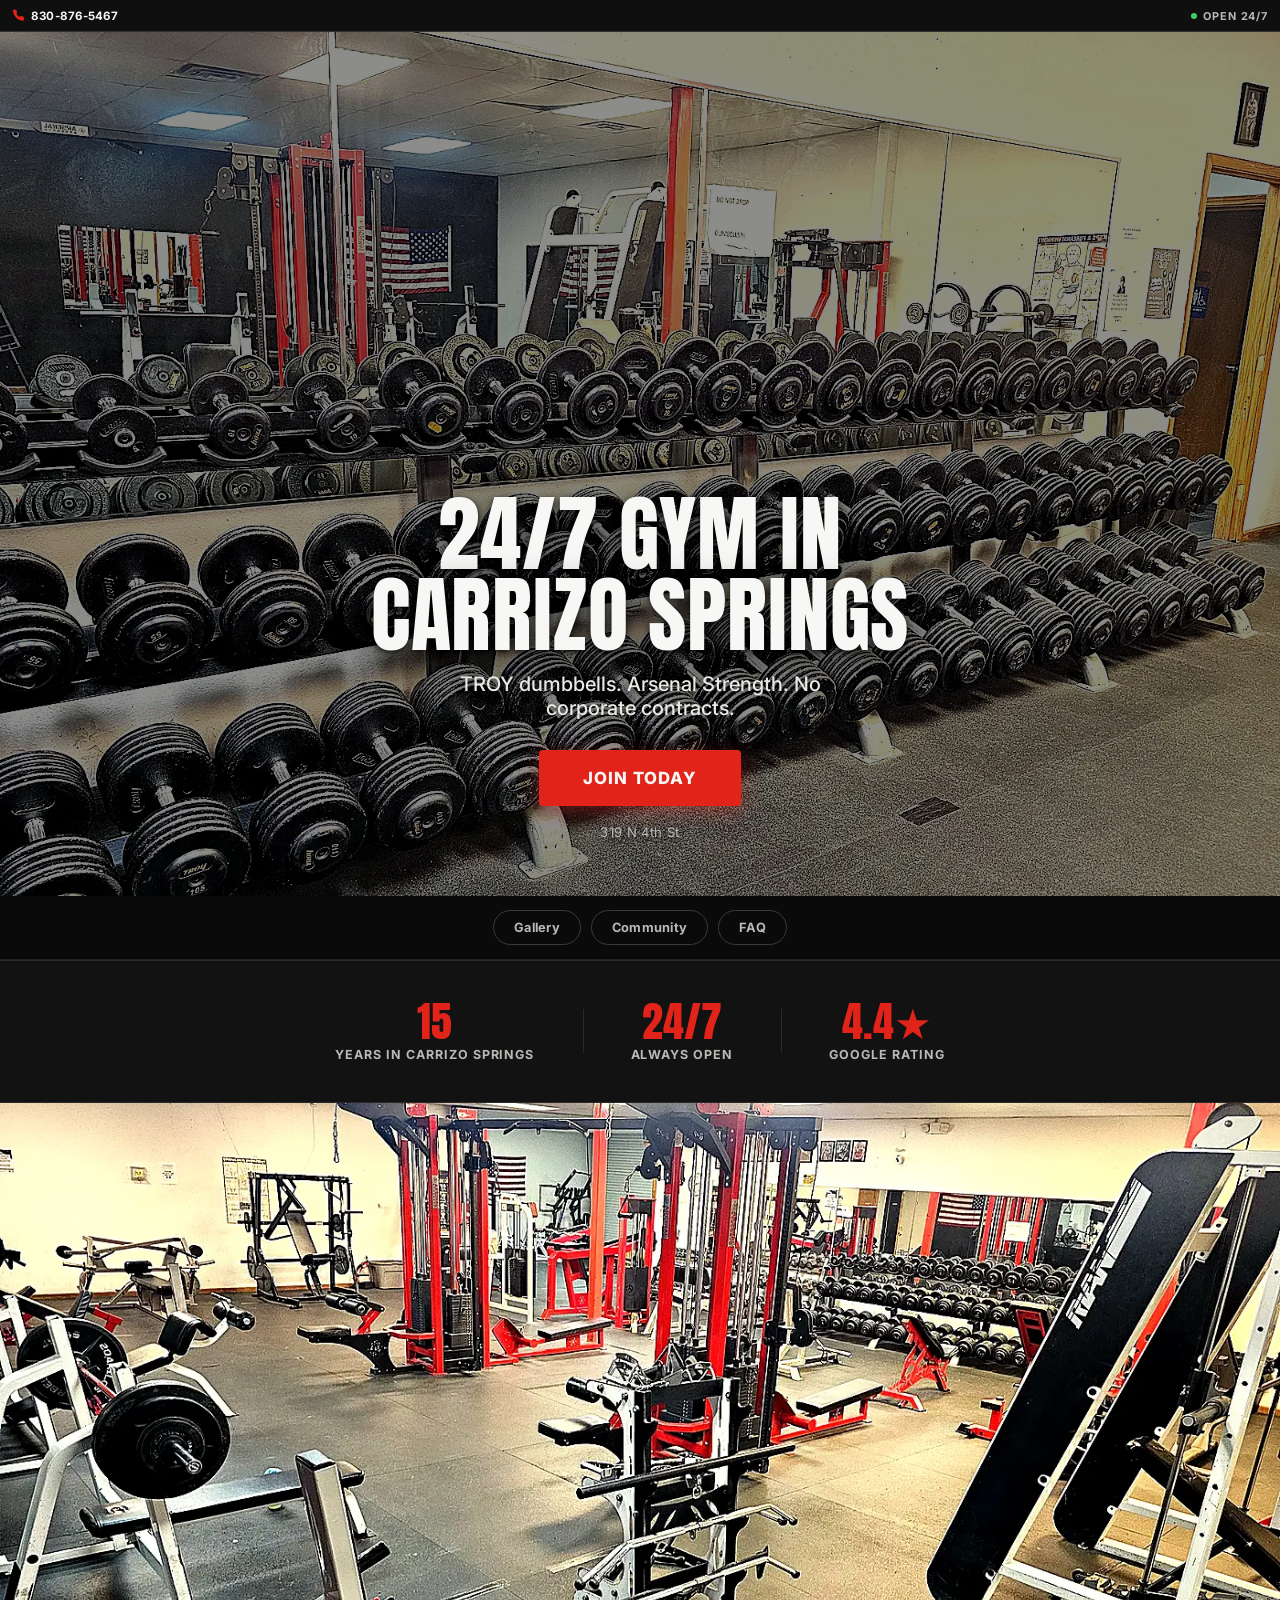
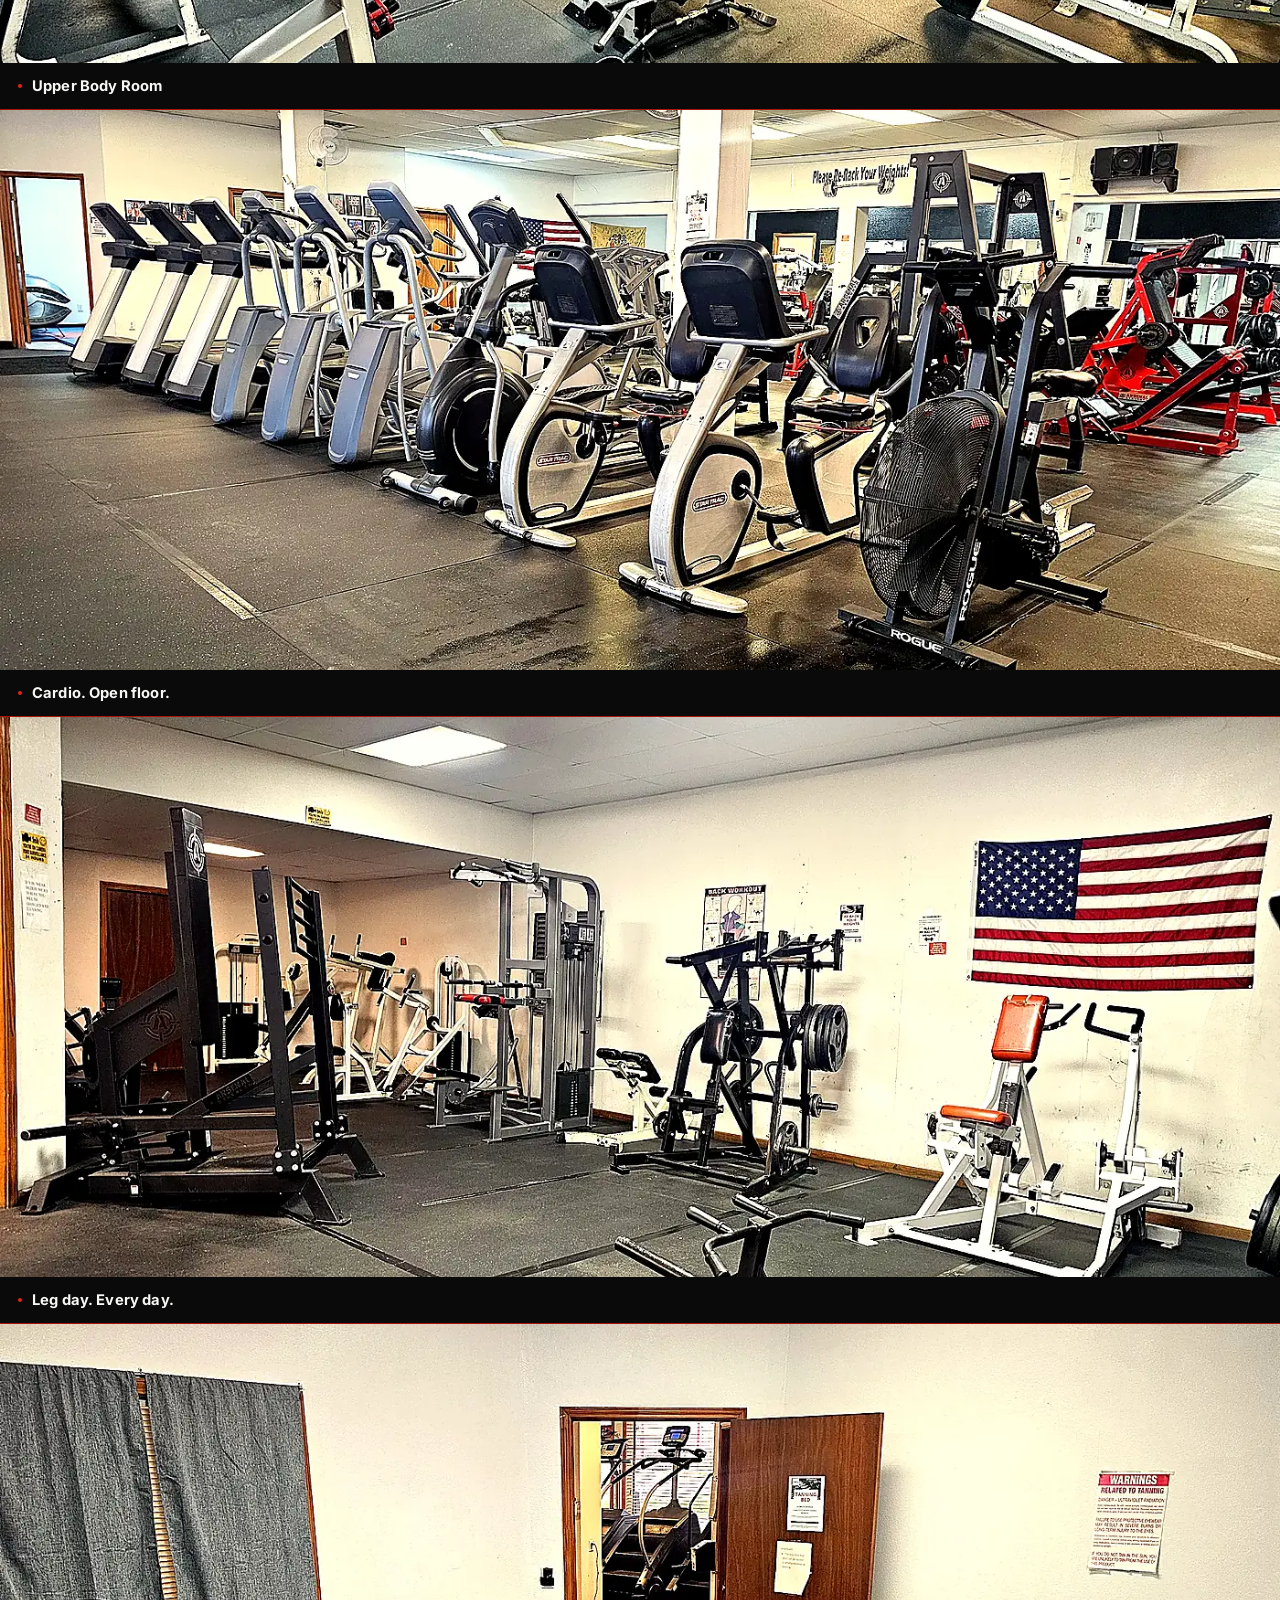
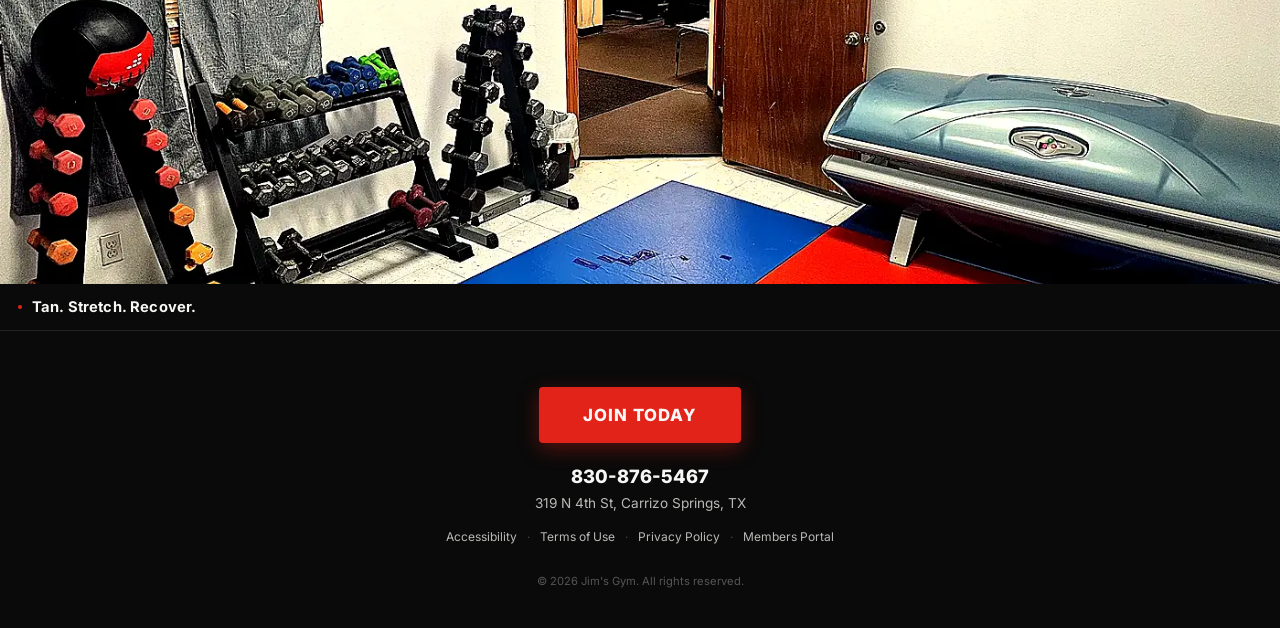
<file: index.html>
<!DOCTYPE html>
<html lang="en">
<head>
<meta charset="UTF-8">
<meta name="viewport" content="width=device-width, initial-scale=1.0">
<meta http-equiv="X-UA-Compatible" content="IE=edge">

<title>Jim's Gym | 24/7 Gym in Carrizo Springs, TX</title>
<meta name="description" content="Jim's Gym is Carrizo Springs' only 24/7 gym. TROY dumbbells, Arsenal Strength equipment, no corporate contracts. 319 N 4th St. Call (830) 876-5467.">
<meta name="robots" content="index, follow">
<link rel="canonical" href="https://jimsgymtx.com">

<meta property="og:type" content="local.business">
<meta property="og:title" content="Jim's Gym | 24/7 Gym in Carrizo Springs, TX">
<meta property="og:description" content="TROY dumbbells. Arsenal Strength. No corporate contracts. Open 24/7 at 319 N 4th St, Carrizo Springs, TX.">
<meta property="og:url" content="https://jimsgymtx.com">
<meta property="og:site_name" content="Jim's Gym">
<meta property="og:locale" content="en_US">

<meta name="twitter:card" content="summary">
<meta name="twitter:title" content="Jim's Gym | 24/7 Gym in Carrizo Springs, TX">
<meta name="twitter:description" content="Open 24/7. TROY dumbbells, Arsenal Strength, no corporate contracts. Call (830) 876-5467.">

<link rel="icon" type="image/png" href="images/favicon.png">

<script type="application/ld+json">
{
  "@context": "https://schema.org",
  "@type": "HealthClub",
  "name": "Jim's Gym",
  "description": "24/7 gym in Carrizo Springs, TX. TROY dumbbells, Arsenal Strength equipment, no corporate contracts.",
  "url": "https://jimsgymtx.com",
  "telephone": "+18308765467",
  "address": {
    "@type": "PostalAddress",
    "streetAddress": "319 N 4th St",
    "addressLocality": "Carrizo Springs",
    "addressRegion": "TX",
    "postalCode": "78834",
    "addressCountry": "US"
  },
  "geo": { "@type": "GeoCoordinates", "latitude": 28.5234, "longitude": -99.8588 },
  "openingHours": "Mo-Su 00:00-23:59",
  "priceRange": "$$",
  "aggregateRating": { "@type": "AggregateRating", "ratingValue": "4.4", "reviewCount": "20", "bestRating": "5" },
  "sameAs": ["https://www.facebook.com/jimsgymtx/"]
}
</script>

<link rel="preconnect" href="https://fonts.googleapis.com">
<link rel="preconnect" href="https://fonts.gstatic.com" crossorigin>
<link href="https://fonts.googleapis.com/css2?family=Anton&family=Inter:wght@500;700;800&display=swap" rel="stylesheet">

<link rel="stylesheet" href="styles.css">
</head>
<body>

<!-- ROTATE BAR (device tilt) -->
<div id="rotateBar" aria-hidden="true"></div>

<!-- TOP BAR -->
<div class="topbar" role="banner">
  <a class="topbar-phone" href="tel:8308765467" aria-label="Call Jim's Gym at 830-876-5467">
    <svg viewBox="0 0 24 24" aria-hidden="true"><path d="M22 16.92v3a2 2 0 0 1-2.18 2 19.79 19.79 0 0 1-8.63-3.07A19.5 19.5 0 0 1 4.5 12.07 19.79 19.79 0 0 1 1.5 3.41 2 2 0 0 1 3.5 1.25h3a2 2 0 0 1 2 1.72c.127.96.362 1.903.7 2.81a2 2 0 0 1-.45 2.11L7.91 8.77a16 16 0 0 0 6 6l1.27-1.27a2 2 0 0 1 2.11-.45c.907.338 1.85.573 2.81.7a2 2 0 0 1 1.72 2.03z"/></svg>
    830-876-5467
  </a>
  <div class="topbar-status"><span class="status-dot" aria-hidden="true"></span>Open 24/7</div>
</div>

<!-- HERO -->
<section class="hero" aria-label="Jim's Gym">
  <div class="hero-bg">
    <img src="images/hero-weight-floor.webp" alt="Weight room at Jim's Gym with dumbbell rack and American flag reflected in the mirror">
  </div>
  <h1 class="hero-headline">24/7 Gym in<br>Carrizo Springs</h1>
  <p class="hero-sub">TROY dumbbells. Arsenal Strength. No corporate contracts.</p>
  <a class="hero-cta" href="tel:8308765467">Join Today</a>
  <p class="hero-address">319 N 4th St</p>
</section>

<!-- PILL NAV -->
<nav class="pillnav" aria-label="More about Jim's Gym">
  <a class="pill" href="gallery.html">Gallery</a>
  <a class="pill" href="community.html">Community</a>
  <a class="pill" href="faq.html">FAQ</a>
</nav>

<!-- STATS -->
<section class="stats" aria-label="Jim's Gym at a glance">
  <div class="stat">
    <div class="stat-num">15</div>
    <div class="stat-label">Years in Carrizo Springs</div>
  </div>
  <div class="stat">
    <div class="stat-num">24/7</div>
    <div class="stat-label">Always Open</div>
  </div>
  <div class="stat">
    <div class="stat-num">4.4★</div>
    <div class="stat-label">Google Rating</div>
  </div>
</section>

<!-- PHOTO SECTIONS -->
<section class="rooms" aria-label="Inside Jim's Gym">
  <div class="room">
    <div class="room-media">
      <img class="room-img" src="images/weight-floor.webp" alt="Weight floor at Jim's Gym with power racks and dumbbells">
    </div>
    <div class="room-caption">Upper Body Room</div>
  </div>
  <div class="room">
    <div class="room-media">
      <img class="room-img" src="images/main-floor.webp" alt="Main floor cardio equipment at Jim's Gym">
    </div>
    <div class="room-caption">Cardio. Open floor.</div>
  </div>
  <div class="room">
    <div class="room-media">
      <img class="room-img" src="images/leg-room.webp" alt="Leg room at Jim's Gym with squat rack and leg press equipment">
    </div>
    <div class="room-caption">Leg day. Every day.</div>
  </div>
  <div class="room">
    <div class="room-media">
      <img class="room-img" src="images/tan-stretch.webp" alt="Tanning and stretch room at Jim's Gym">
    </div>
    <div class="room-caption">Tan. Stretch. Recover.</div>
  </div>
</section>

<!-- FOOTER CTA -->
<footer class="footer" id="join" aria-label="Contact Jim's Gym">
  <a class="footer-cta" href="tel:8308765467">Join Today</a>
  <a class="footer-phone" href="tel:8308765467">830-876-5467</a>
  <div class="footer-address">319 N 4th St, Carrizo Springs, TX</div>
  <div class="footer-legal">
    <a href="accessibility.html">Accessibility</a>
    <span class="sep">·</span>
    <a href="terms.html">Terms of Use</a>
    <span class="sep">·</span>
    <a href="privacy.html">Privacy Policy</a>
    <span class="sep">·</span>
    <a href="members-portal.html">Members Portal</a>
  </div>
  <div class="footer-copy">&copy; 2026 Jim's Gym. All rights reserved.</div>
</footer>

<script src="script.js" defer></script>
</body>
</html>
</file>
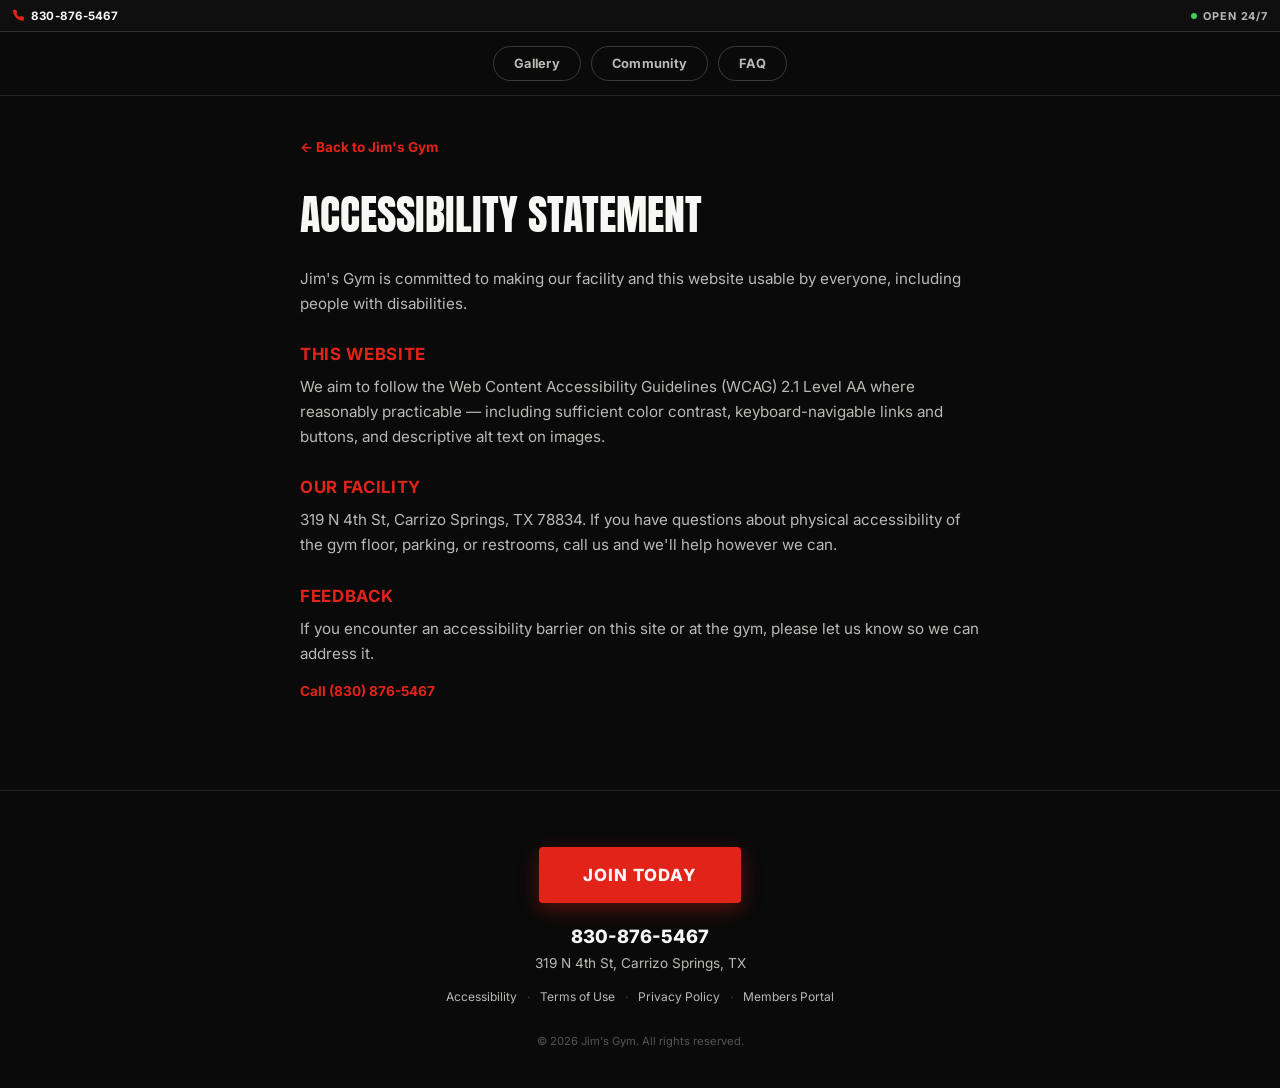
<file: accessibility.html>
<!DOCTYPE html>
<html lang="en">
<head>
<meta charset="UTF-8">
<meta name="viewport" content="width=device-width, initial-scale=1.0">
<title>Accessibility Statement | Jim's Gym</title>
<meta name="robots" content="noindex, follow">
<link rel="icon" type="image/png" href="images/favicon.png">
<link rel="preconnect" href="https://fonts.googleapis.com">
<link rel="preconnect" href="https://fonts.gstatic.com" crossorigin>
<link href="https://fonts.googleapis.com/css2?family=Anton&family=Inter:wght@500;700;800&display=swap" rel="stylesheet">
<link rel="stylesheet" href="styles.css">
</head>
<body>

<div class="topbar" role="banner">
  <a class="topbar-phone" href="tel:8308765467" aria-label="Call Jim's Gym at 830-876-5467">
    <svg viewBox="0 0 24 24" aria-hidden="true"><path d="M22 16.92v3a2 2 0 0 1-2.18 2 19.79 19.79 0 0 1-8.63-3.07A19.5 19.5 0 0 1 4.5 12.07 19.79 19.79 0 0 1 1.5 3.41 2 2 0 0 1 3.5 1.25h3a2 2 0 0 1 2 1.72c.127.96.362 1.903.7 2.81a2 2 0 0 1-.45 2.11L7.91 8.77a16 16 0 0 0 6 6l1.27-1.27a2 2 0 0 1 2.11-.45c.907.338 1.85.573 2.81.7a2 2 0 0 1 1.72 2.03z"/></svg>
    830-876-5467
  </a>
  <div class="topbar-status"><span class="status-dot" aria-hidden="true"></span>Open 24/7</div>
</div>

<nav class="pillnav" aria-label="More about Jim's Gym">
  <a class="pill" href="gallery.html">Gallery</a>
  <a class="pill" href="community.html">Community</a>
  <a class="pill" href="faq.html">FAQ</a>
</nav>

<main class="legal-page">
  <a class="legal-back" href="index.html">&larr; Back to Jim's Gym</a>
  <h1>Accessibility Statement</h1>

  <p>Jim's Gym is committed to making our facility and this website usable by everyone, including people with disabilities.</p>

  <h2>This Website</h2>
  <p>We aim to follow the Web Content Accessibility Guidelines (WCAG) 2.1 Level AA where reasonably practicable — including sufficient color contrast, keyboard-navigable links and buttons, and descriptive alt text on images.</p>

  <h2>Our Facility</h2>
  <p>319 N 4th St, Carrizo Springs, TX 78834. If you have questions about physical accessibility of the gym floor, parking, or restrooms, call us and we'll help however we can.</p>

  <h2>Feedback</h2>
  <p>If you encounter an accessibility barrier on this site or at the gym, please let us know so we can address it.</p>
  <p><a class="legal-back" href="tel:8308765467">Call (830) 876-5467</a></p>
</main>


<footer class="footer" aria-label="Contact Jim's Gym">
  <a class="footer-cta" href="tel:8308765467">Join Today</a>
  <a class="footer-phone" href="tel:8308765467">830-876-5467</a>
  <div class="footer-address">319 N 4th St, Carrizo Springs, TX</div>
  <div class="footer-legal">
    <a href="accessibility.html">Accessibility</a>
    <span class="sep">&middot;</span>
    <a href="terms.html">Terms of Use</a>
    <span class="sep">&middot;</span>
    <a href="privacy.html">Privacy Policy</a>
    <span class="sep">&middot;</span>
    <a href="members-portal.html">Members Portal</a>
  </div>
  <div class="footer-copy">&copy; 2026 Jim's Gym. All rights reserved.</div>
</footer>

<script src="script.js" defer></script>
</body>
</html>
</file>
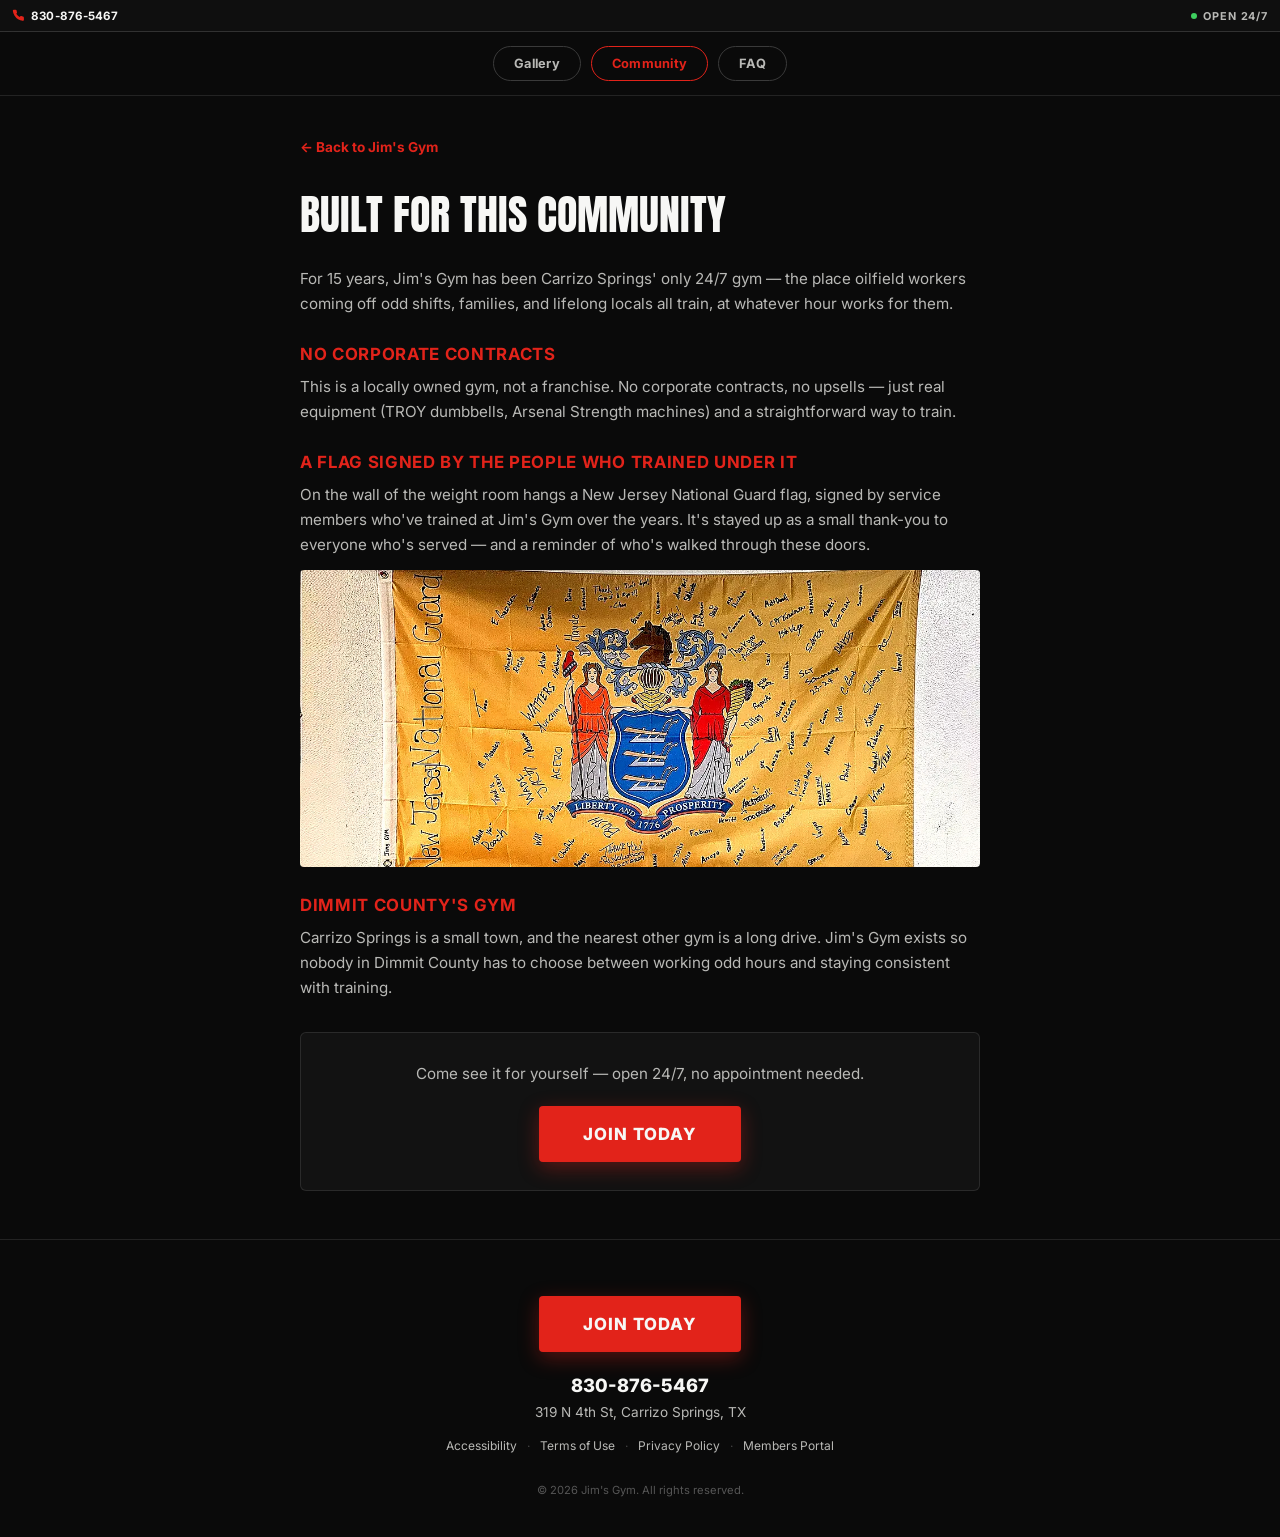
<file: community.html>
<!DOCTYPE html>
<html lang="en">
<head>
<meta charset="UTF-8">
<meta name="viewport" content="width=device-width, initial-scale=1.0">
<title>Community | Jim's Gym</title>
<meta name="description" content="Jim's Gym has served Carrizo Springs for 15 years — oilfield workers, families, and the local military community.">
<meta name="robots" content="index, follow">
<link rel="icon" type="image/png" href="images/favicon.png">
<link rel="preconnect" href="https://fonts.googleapis.com">
<link rel="preconnect" href="https://fonts.gstatic.com" crossorigin>
<link href="https://fonts.googleapis.com/css2?family=Anton&family=Inter:wght@500;700;800&display=swap" rel="stylesheet">
<link rel="stylesheet" href="styles.css">
</head>
<body>

<div id="rotateBar" aria-hidden="true"></div>

<div class="topbar" role="banner">
  <a class="topbar-phone" href="tel:8308765467" aria-label="Call Jim's Gym at 830-876-5467">
    <svg viewBox="0 0 24 24" aria-hidden="true"><path d="M22 16.92v3a2 2 0 0 1-2.18 2 19.79 19.79 0 0 1-8.63-3.07A19.5 19.5 0 0 1 4.5 12.07 19.79 19.79 0 0 1 1.5 3.41 2 2 0 0 1 3.5 1.25h3a2 2 0 0 1 2 1.72c.127.96.362 1.903.7 2.81a2 2 0 0 1-.45 2.11L7.91 8.77a16 16 0 0 0 6 6l1.27-1.27a2 2 0 0 1 2.11-.45c.907.338 1.85.573 2.81.7a2 2 0 0 1 1.72 2.03z"/></svg>
    830-876-5467
  </a>
  <div class="topbar-status"><span class="status-dot" aria-hidden="true"></span>Open 24/7</div>
</div>

<nav class="pillnav" aria-label="More about Jim's Gym">
  <a class="pill" href="gallery.html">Gallery</a>
  <a class="pill is-active" href="community.html">Community</a>
  <a class="pill" href="faq.html">FAQ</a>
</nav>

<main class="legal-page">
  <a class="legal-back" href="index.html">&larr; Back to Jim's Gym</a>
  <h1>Built for This Community</h1>

  <p>For 15 years, Jim's Gym has been Carrizo Springs' only 24/7 gym — the place oilfield workers coming off odd shifts, families, and lifelong locals all train, at whatever hour works for them.</p>

  <h2>No Corporate Contracts</h2>
  <p>This is a locally owned gym, not a franchise. No corporate contracts, no upsells — just real equipment (TROY dumbbells, Arsenal Strength machines) and a straightforward way to train.</p>

  <h2>A Flag Signed by the People Who Trained Under It</h2>
  <p>On the wall of the weight room hangs a New Jersey National Guard flag, signed by service members who've trained at Jim's Gym over the years. It's stayed up as a small thank-you to everyone who's served — and a reminder of who's walked through these doors.</p>
  <img class="community-feature" src="images/community-nj-flag.webp" alt="New Jersey National Guard flag signed by service members who trained at Jim's Gym">

  <h2>Dimmit County's Gym</h2>
  <p>Carrizo Springs is a small town, and the nearest other gym is a long drive. Jim's Gym exists so nobody in Dimmit County has to choose between working odd hours and staying consistent with training.</p>

  <div class="portal-box" style="text-align:center; margin-top:32px;">
    <p style="margin-bottom:0;">Come see it for yourself — open 24/7, no appointment needed.</p>
    <a class="hero-cta" href="tel:8308765467">Join Today</a>
  </div>
</main>

<footer class="footer" aria-label="Contact Jim's Gym">
  <a class="footer-cta" href="tel:8308765467">Join Today</a>
  <a class="footer-phone" href="tel:8308765467">830-876-5467</a>
  <div class="footer-address">319 N 4th St, Carrizo Springs, TX</div>
  <div class="footer-legal">
    <a href="accessibility.html">Accessibility</a>
    <span class="sep">&middot;</span>
    <a href="terms.html">Terms of Use</a>
    <span class="sep">&middot;</span>
    <a href="privacy.html">Privacy Policy</a>
    <span class="sep">&middot;</span>
    <a href="members-portal.html">Members Portal</a>
  </div>
  <div class="footer-copy">&copy; 2026 Jim's Gym. All rights reserved.</div>
</footer>

<script src="script.js" defer></script>
</body>
</html>
</file>
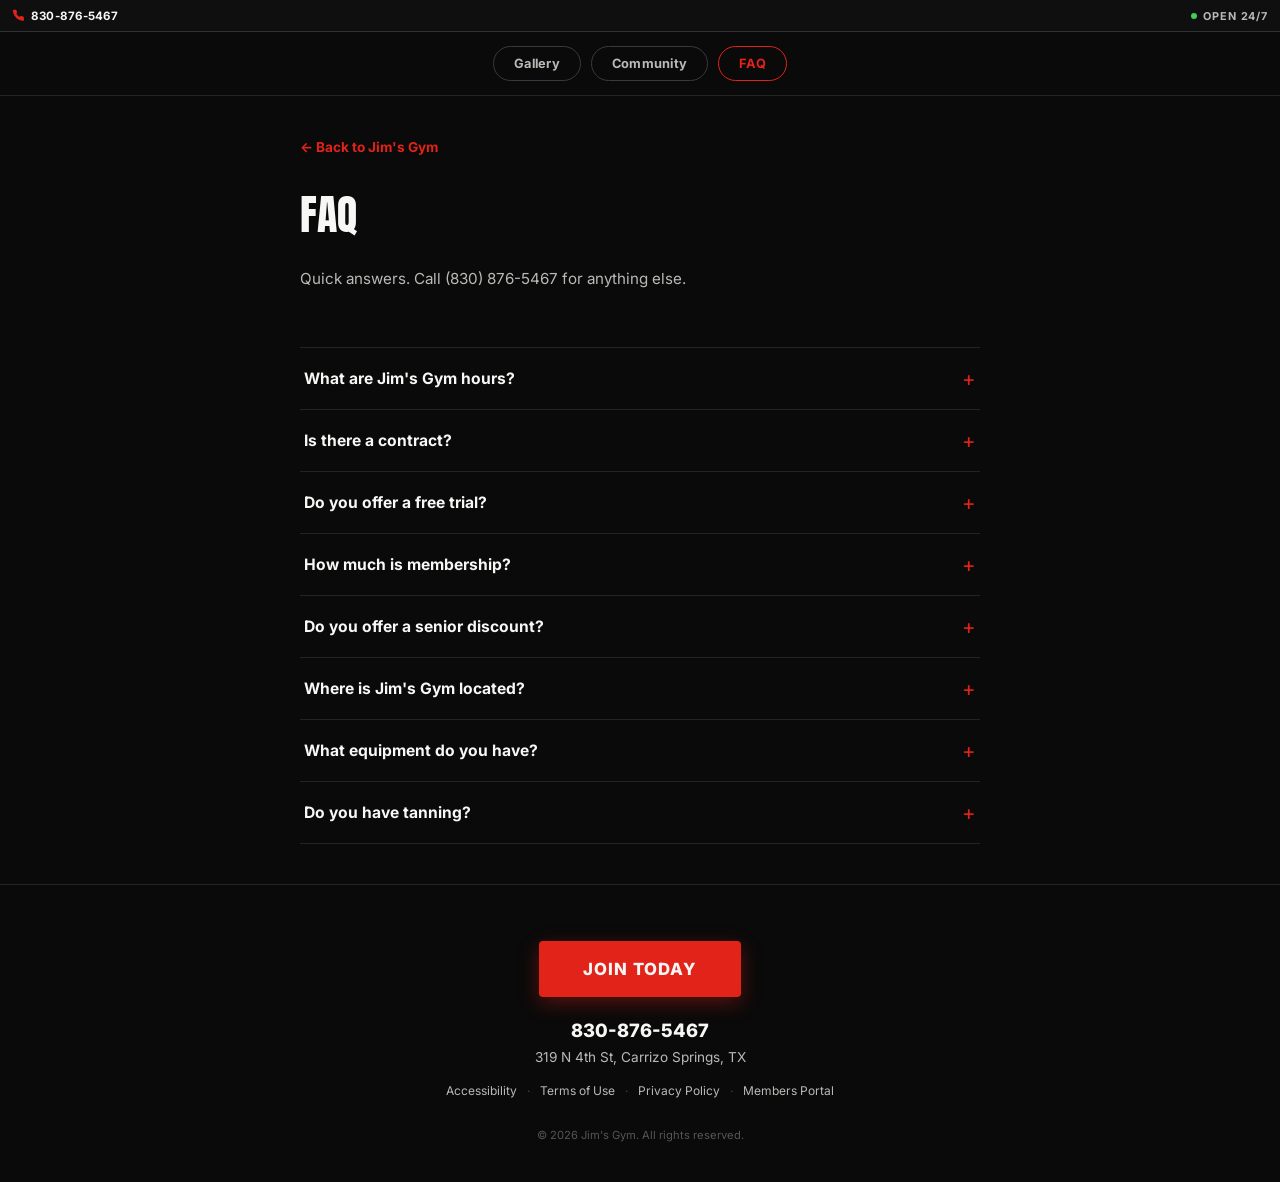
<file: faq.html>
<!DOCTYPE html>
<html lang="en">
<head>
<meta charset="UTF-8">
<meta name="viewport" content="width=device-width, initial-scale=1.0">
<title>FAQ | Jim's Gym</title>
<meta name="description" content="Frequently asked questions about Jim's Gym — hours, contracts, pricing, and more.">
<meta name="robots" content="index, follow">
<link rel="icon" type="image/png" href="images/favicon.png">
<link rel="preconnect" href="https://fonts.googleapis.com">
<link rel="preconnect" href="https://fonts.gstatic.com" crossorigin>
<link href="https://fonts.googleapis.com/css2?family=Anton&family=Inter:wght@500;700;800&display=swap" rel="stylesheet">
<link rel="stylesheet" href="styles.css">

<script type="application/ld+json">
{
  "@context": "https://schema.org",
  "@type": "FAQPage",
  "mainEntity": [
    {
      "@type": "Question",
      "name": "What are Jim's Gym hours?",
      "acceptedAnswer": { "@type": "Answer", "text": "Jim's Gym is open 24 hours a day, every day of the week." }
    },
    {
      "@type": "Question",
      "name": "Is there a contract?",
      "acceptedAnswer": { "@type": "Answer", "text": "No. Jim's Gym does not require a corporate-style contract to join." }
    },
    {
      "@type": "Question",
      "name": "Do you offer a free trial?",
      "acceptedAnswer": { "@type": "Answer", "text": "Jim's Gym does not offer a free trial. Call (830) 876-5467 to ask about visiting." }
    },
    {
      "@type": "Question",
      "name": "How much is membership?",
      "acceptedAnswer": { "@type": "Answer", "text": "Pricing isn't published online since it can change. Call the gym directly at (830) 876-5467 for current rates." }
    },
    {
      "@type": "Question",
      "name": "Do you offer a senior discount?",
      "acceptedAnswer": { "@type": "Answer", "text": "Yes, senior discounts are available. Just ask when you call or visit." }
    },
    {
      "@type": "Question",
      "name": "Where is Jim's Gym located?",
      "acceptedAnswer": { "@type": "Answer", "text": "319 N 4th St, Carrizo Springs, TX 78834." }
    },
    {
      "@type": "Question",
      "name": "What equipment do you have?",
      "acceptedAnswer": { "@type": "Answer", "text": "TROY dumbbells up to 125 lbs, Arsenal Strength machines, a full cardio line, a dedicated leg room, and a tan & stretch room." }
    }
  ]
}
</script>
</head>
<body>

<div id="rotateBar" aria-hidden="true"></div>

<div class="topbar" role="banner">
  <a class="topbar-phone" href="tel:8308765467" aria-label="Call Jim's Gym at 830-876-5467">
    <svg viewBox="0 0 24 24" aria-hidden="true"><path d="M22 16.92v3a2 2 0 0 1-2.18 2 19.79 19.79 0 0 1-8.63-3.07A19.5 19.5 0 0 1 4.5 12.07 19.79 19.79 0 0 1 1.5 3.41 2 2 0 0 1 3.5 1.25h3a2 2 0 0 1 2 1.72c.127.96.362 1.903.7 2.81a2 2 0 0 1-.45 2.11L7.91 8.77a16 16 0 0 0 6 6l1.27-1.27a2 2 0 0 1 2.11-.45c.907.338 1.85.573 2.81.7a2 2 0 0 1 1.72 2.03z"/></svg>
    830-876-5467
  </a>
  <div class="topbar-status"><span class="status-dot" aria-hidden="true"></span>Open 24/7</div>
</div>

<nav class="pillnav" aria-label="More about Jim's Gym">
  <a class="pill" href="gallery.html">Gallery</a>
  <a class="pill" href="community.html">Community</a>
  <a class="pill is-active" href="faq.html">FAQ</a>
</nav>

<main class="legal-page">
  <a class="legal-back" href="index.html">&larr; Back to Jim's Gym</a>
  <h1>FAQ</h1>
  <p style="margin-bottom:8px;">Quick answers. Call (830) 876-5467 for anything else.</p>
</main>

<div class="faq-list">

  <div class="faq-item">
    <button class="faq-q">What are Jim's Gym hours?</button>
    <div class="faq-a"><p>Open 24 hours a day, every day of the week. There's no staffed front desk overnight — members let themselves in.</p></div>
  </div>

  <div class="faq-item">
    <button class="faq-q">Is there a contract?</button>
    <div class="faq-a"><p>No corporate-style contract required to join.</p></div>
  </div>

  <div class="faq-item">
    <button class="faq-q">Do you offer a free trial?</button>
    <div class="faq-a"><p>Not a formal free trial — but call (830) 876-5467 and ask about coming by to see the place.</p></div>
  </div>

  <div class="faq-item">
    <button class="faq-q">How much is membership?</button>
    <div class="faq-a"><p>Pricing isn't published online since rates can change. Call the gym directly at (830) 876-5467 for current membership options.</p></div>
  </div>

  <div class="faq-item">
    <button class="faq-q">Do you offer a senior discount?</button>
    <div class="faq-a"><p>Yes — just ask when you call or stop in.</p></div>
  </div>

  <div class="faq-item">
    <button class="faq-q">Where is Jim's Gym located?</button>
    <div class="faq-a"><p>319 N 4th St, Carrizo Springs, TX 78834.</p></div>
  </div>

  <div class="faq-item">
    <button class="faq-q">What equipment do you have?</button>
    <div class="faq-a"><p>TROY dumbbells up to 125 lbs, Arsenal Strength machines, a full cardio lineup, a dedicated leg room, and a tan &amp; stretch room. See it all in the <a href="gallery.html" style="color:var(--red);">gallery</a>.</p></div>
  </div>

  <div class="faq-item">
    <button class="faq-q">Do you have tanning?</button>
    <div class="faq-a"><p>Yes — there's a tanning bed in the tan &amp; stretch room, along with mats and dumbbells for stretching and recovery.</p></div>
  </div>

</div>

<footer class="footer" aria-label="Contact Jim's Gym">
  <a class="footer-cta" href="tel:8308765467">Join Today</a>
  <a class="footer-phone" href="tel:8308765467">830-876-5467</a>
  <div class="footer-address">319 N 4th St, Carrizo Springs, TX</div>
  <div class="footer-legal">
    <a href="accessibility.html">Accessibility</a>
    <span class="sep">&middot;</span>
    <a href="terms.html">Terms of Use</a>
    <span class="sep">&middot;</span>
    <a href="privacy.html">Privacy Policy</a>
    <span class="sep">&middot;</span>
    <a href="members-portal.html">Members Portal</a>
  </div>
  <div class="footer-copy">&copy; 2026 Jim's Gym. All rights reserved.</div>
</footer>

<script src="script.js" defer></script>
</body>
</html>
</file>
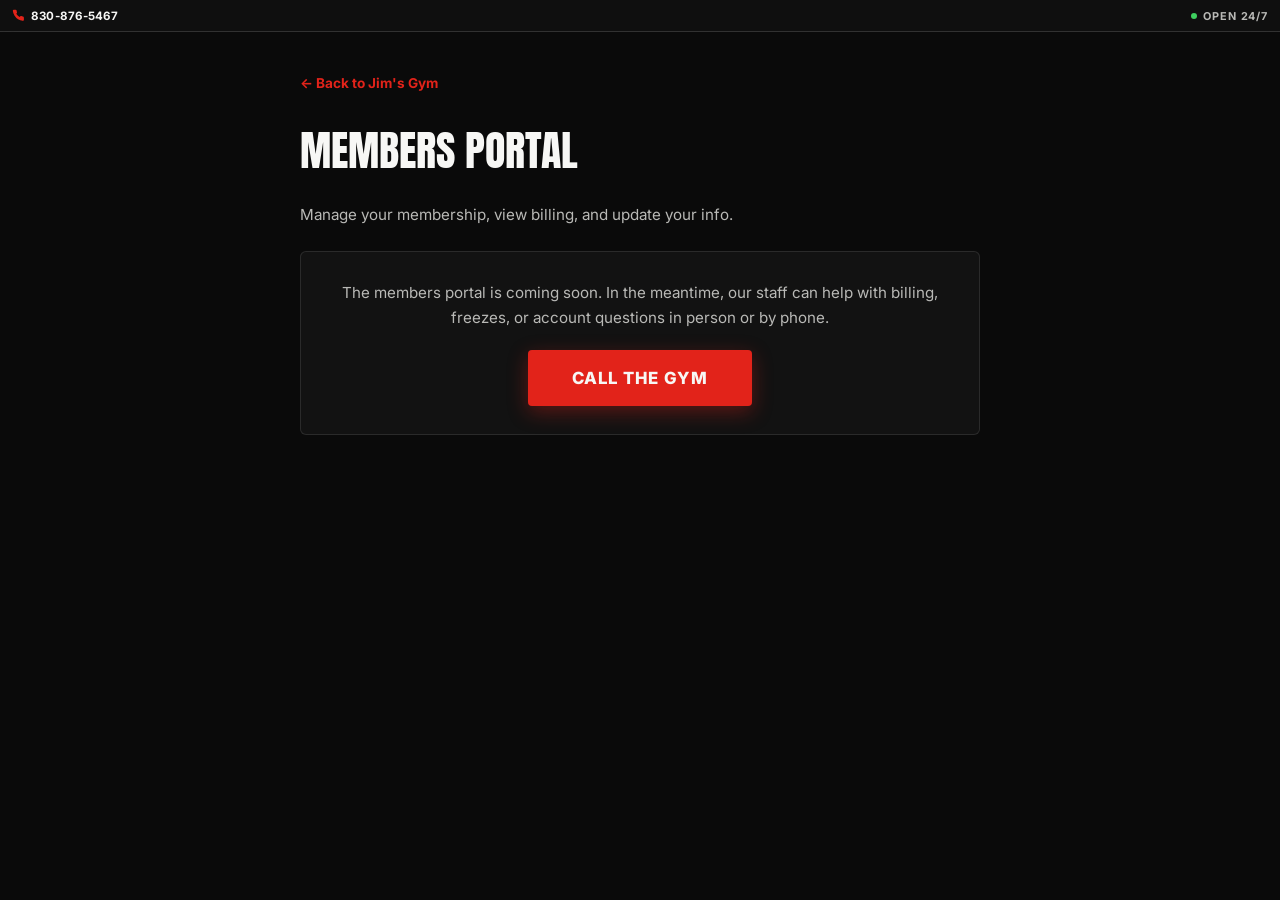
<file: members-portal.html>
<!DOCTYPE html>
<html lang="en">
<head>
<meta charset="UTF-8">
<meta name="viewport" content="width=device-width, initial-scale=1.0">
<title>Members Portal | Jim's Gym</title>
<meta name="robots" content="noindex, follow">
<link rel="icon" type="image/png" href="images/favicon.png">
<link rel="preconnect" href="https://fonts.googleapis.com">
<link rel="preconnect" href="https://fonts.gstatic.com" crossorigin>
<link href="https://fonts.googleapis.com/css2?family=Anton&family=Inter:wght@500;700;800&display=swap" rel="stylesheet">
<link rel="stylesheet" href="styles.css">
</head>
<body>

<div class="topbar" role="banner">
  <a class="topbar-phone" href="tel:8308765467" aria-label="Call Jim's Gym at 830-876-5467">
    <svg viewBox="0 0 24 24" aria-hidden="true"><path d="M22 16.92v3a2 2 0 0 1-2.18 2 19.79 19.79 0 0 1-8.63-3.07A19.5 19.5 0 0 1 4.5 12.07 19.79 19.79 0 0 1 1.5 3.41 2 2 0 0 1 3.5 1.25h3a2 2 0 0 1 2 1.72c.127.96.362 1.903.7 2.81a2 2 0 0 1-.45 2.11L7.91 8.77a16 16 0 0 0 6 6l1.27-1.27a2 2 0 0 1 2.11-.45c.907.338 1.85.573 2.81.7a2 2 0 0 1 1.72 2.03z"/></svg>
    830-876-5467
  </a>
  <div class="topbar-status"><span class="status-dot" aria-hidden="true"></span>Open 24/7</div>
</div>

<main class="legal-page">
  <a class="legal-back" href="index.html">&larr; Back to Jim's Gym</a>
  <h1>Members Portal</h1>
  <p>Manage your membership, view billing, and update your info.</p>

  <div class="portal-box">
    <p style="margin-bottom:0;">The members portal is coming soon. In the meantime, our staff can help with billing, freezes, or account questions in person or by phone.</p>
    <a class="hero-cta" href="tel:8308765467">Call the Gym</a>
  </div>
</main>

</body>
</html>
</file>
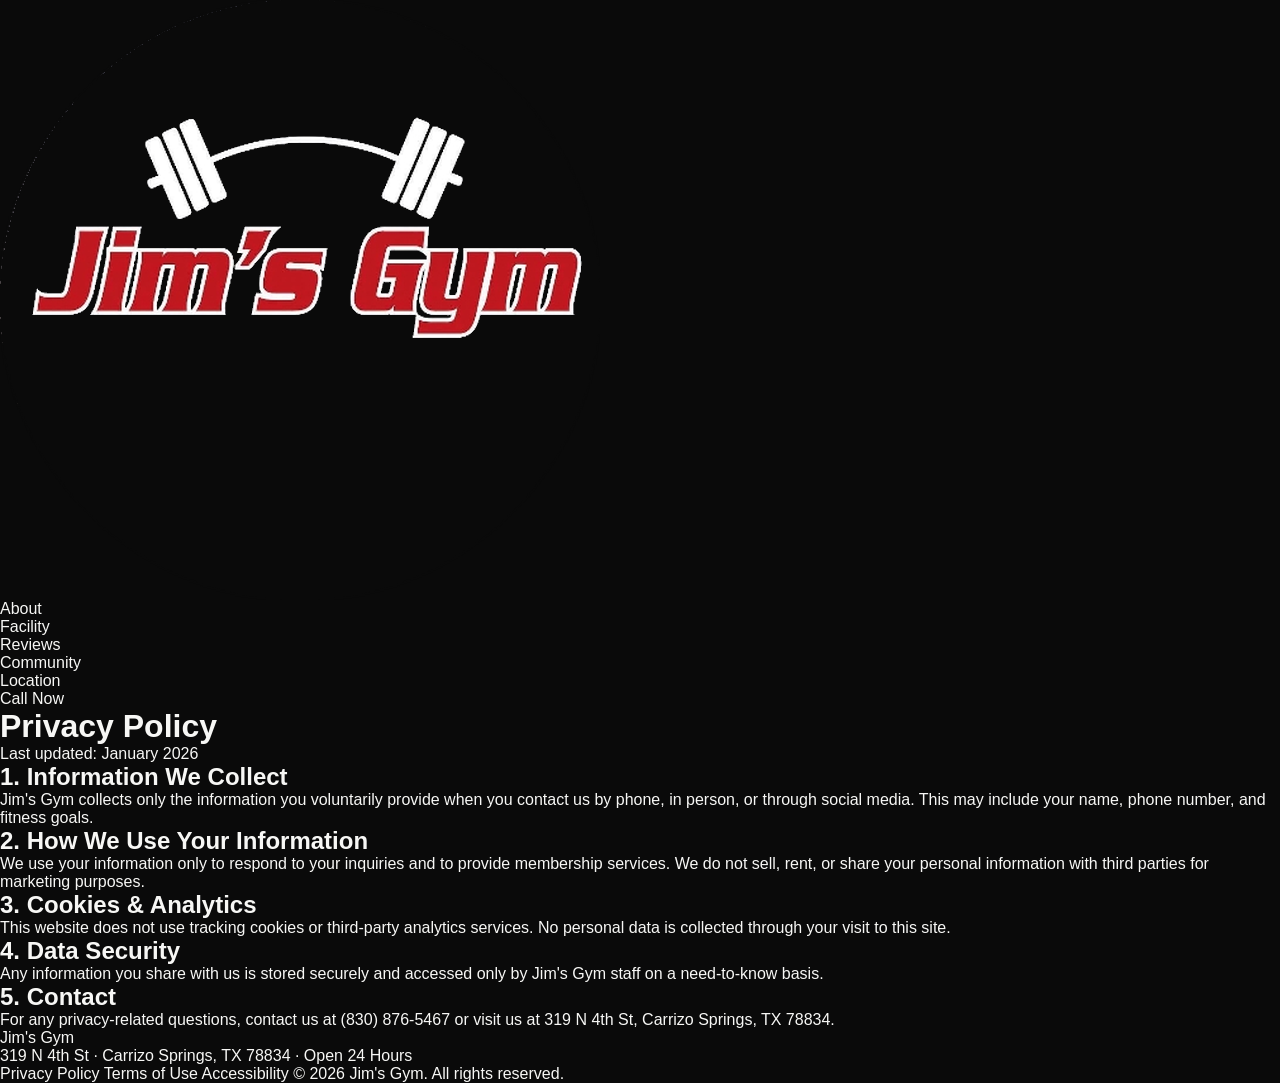
<file: privacy-policy.html>
<!DOCTYPE html>
<html lang="en">
<head>
<meta charset="UTF-8">
<meta name="viewport" content="width=device-width, initial-scale=1.0">
<title>Privacy Policy | Jim's Gym — Carrizo Springs, TX</title>
<meta name="robots" content="noindex, follow">
<link rel="preconnect" href="https://fonts.googleapis.com">
<link rel="preconnect" href="https://fonts.gstatic.com" crossorigin>
<link href="https://fonts.googleapis.com/css2?family=Anton&family=Barlow:wght@400;600;700&display=swap" rel="stylesheet">
<link rel="stylesheet" href="styles.css">
</head>
<body>
<nav class="nav">
  <div class="nav-logo"><a href="index.html"><img src="images/logo.png" alt="Jim's Gym"></a></div>
  <ul class="nav-links">
    <li><a href="index.html#about">About</a></li>
    <li><a href="index.html#facility">Facility</a></li>
    <li><a href="index.html#reviews">Reviews</a></li>
    <li><a href="about.html">Community</a></li>
    <li><a href="index.html#location">Location</a></li>
  </ul>
  <a href="tel:8308765467" class="nav-cta">Call Now</a>
</nav>
<div class="legal-wrap">
  <h1>Privacy Policy</h1>
  <p class="legal-date">Last updated: January 2026</p>
  <h2>1. Information We Collect</h2>
  <p>Jim's Gym collects only the information you voluntarily provide when you contact us by phone, in person, or through social media. This may include your name, phone number, and fitness goals.</p>
  <h2>2. How We Use Your Information</h2>
  <p>We use your information only to respond to your inquiries and to provide membership services. We do not sell, rent, or share your personal information with third parties for marketing purposes.</p>
  <h2>3. Cookies & Analytics</h2>
  <p>This website does not use tracking cookies or third-party analytics services. No personal data is collected through your visit to this site.</p>
  <h2>4. Data Security</h2>
  <p>Any information you share with us is stored securely and accessed only by Jim's Gym staff on a need-to-know basis.</p>
  <h2>5. Contact</h2>
  <p>For any privacy-related questions, contact us at <a href="tel:8308765467">(830) 876-5467</a> or visit us at 319 N 4th St, Carrizo Springs, TX 78834.</p>
</div>
<footer>
  <div class="footer-brand">Jim's Gym</div>
  <div>319 N 4th St · Carrizo Springs, TX 78834 · Open 24 Hours</div>
  <div class="footer-links">
    <a href="privacy-policy.html">Privacy Policy</a>
    <a href="terms-of-use.html">Terms of Use</a>
    <a href="accessibility.html">Accessibility</a>
    <span>&copy; 2026 Jim's Gym. All rights reserved.</span>
  </div>
</footer>
</body>
</html>
</file>
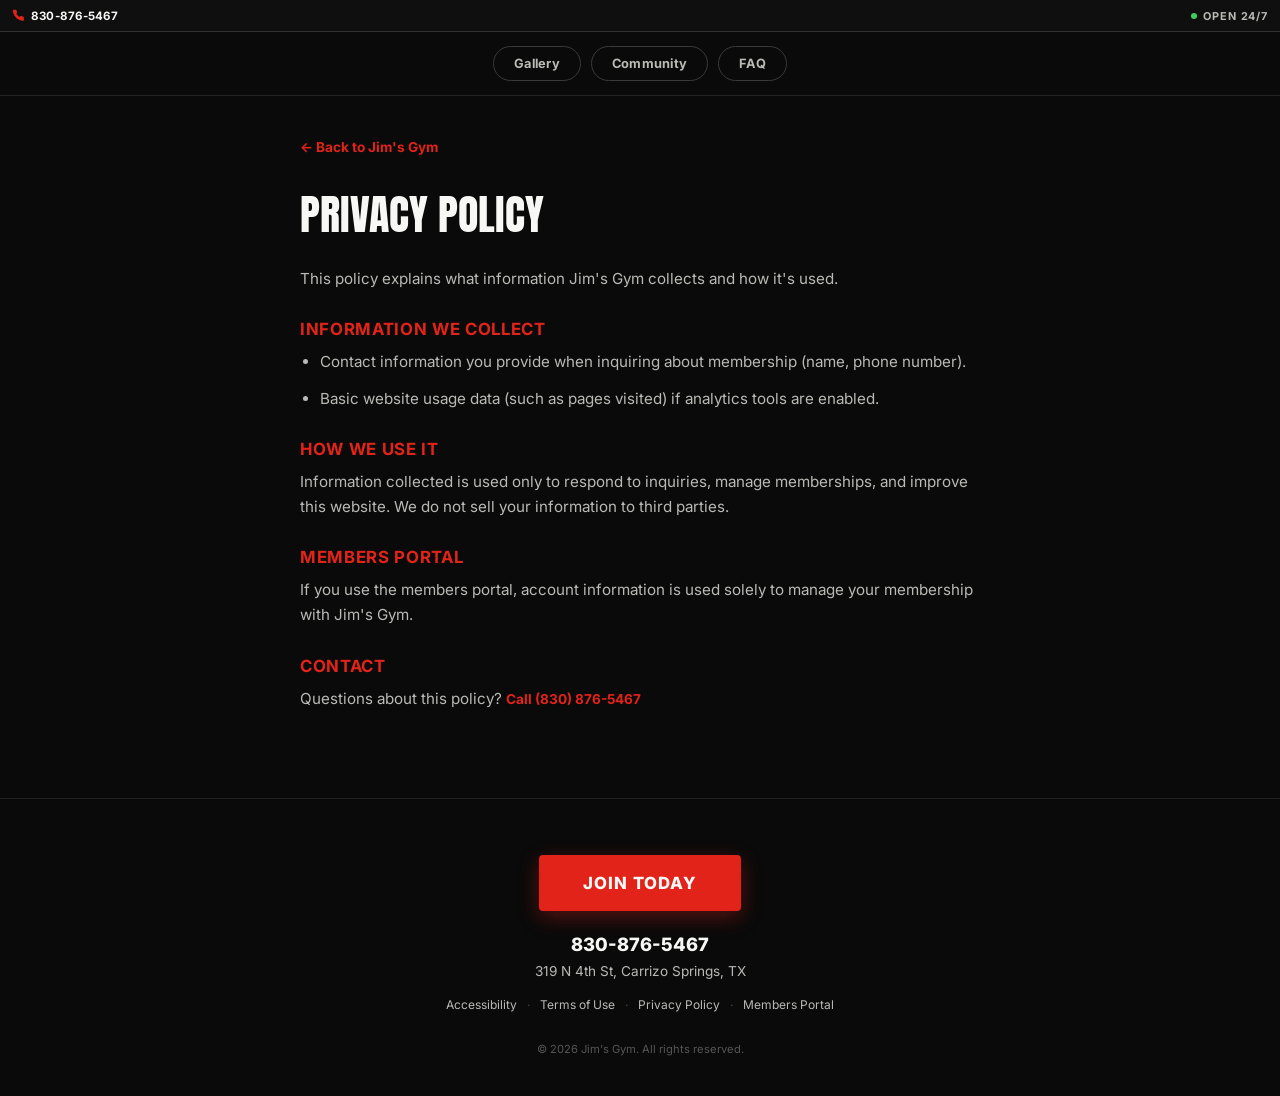
<file: privacy.html>
<!DOCTYPE html>
<html lang="en">
<head>
<meta charset="UTF-8">
<meta name="viewport" content="width=device-width, initial-scale=1.0">
<title>Privacy Policy | Jim's Gym</title>
<meta name="robots" content="noindex, follow">
<link rel="icon" type="image/png" href="images/favicon.png">
<link rel="preconnect" href="https://fonts.googleapis.com">
<link rel="preconnect" href="https://fonts.gstatic.com" crossorigin>
<link href="https://fonts.googleapis.com/css2?family=Anton&family=Inter:wght@500;700;800&display=swap" rel="stylesheet">
<link rel="stylesheet" href="styles.css">
</head>
<body>

<div class="topbar" role="banner">
  <a class="topbar-phone" href="tel:8308765467" aria-label="Call Jim's Gym at 830-876-5467">
    <svg viewBox="0 0 24 24" aria-hidden="true"><path d="M22 16.92v3a2 2 0 0 1-2.18 2 19.79 19.79 0 0 1-8.63-3.07A19.5 19.5 0 0 1 4.5 12.07 19.79 19.79 0 0 1 1.5 3.41 2 2 0 0 1 3.5 1.25h3a2 2 0 0 1 2 1.72c.127.96.362 1.903.7 2.81a2 2 0 0 1-.45 2.11L7.91 8.77a16 16 0 0 0 6 6l1.27-1.27a2 2 0 0 1 2.11-.45c.907.338 1.85.573 2.81.7a2 2 0 0 1 1.72 2.03z"/></svg>
    830-876-5467
  </a>
  <div class="topbar-status"><span class="status-dot" aria-hidden="true"></span>Open 24/7</div>
</div>

<nav class="pillnav" aria-label="More about Jim's Gym">
  <a class="pill" href="gallery.html">Gallery</a>
  <a class="pill" href="community.html">Community</a>
  <a class="pill" href="faq.html">FAQ</a>
</nav>

<main class="legal-page">
  <a class="legal-back" href="index.html">&larr; Back to Jim's Gym</a>
  <h1>Privacy Policy</h1>

  <p>This policy explains what information Jim's Gym collects and how it's used.</p>

  <h2>Information We Collect</h2>
  <ul>
    <li>Contact information you provide when inquiring about membership (name, phone number).</li>
    <li>Basic website usage data (such as pages visited) if analytics tools are enabled.</li>
  </ul>

  <h2>How We Use It</h2>
  <p>Information collected is used only to respond to inquiries, manage memberships, and improve this website. We do not sell your information to third parties.</p>

  <h2>Members Portal</h2>
  <p>If you use the members portal, account information is used solely to manage your membership with Jim's Gym.</p>

  <h2>Contact</h2>
  <p>Questions about this policy? <a class="legal-back" href="tel:8308765467">Call (830) 876-5467</a></p>
</main>


<footer class="footer" aria-label="Contact Jim's Gym">
  <a class="footer-cta" href="tel:8308765467">Join Today</a>
  <a class="footer-phone" href="tel:8308765467">830-876-5467</a>
  <div class="footer-address">319 N 4th St, Carrizo Springs, TX</div>
  <div class="footer-legal">
    <a href="accessibility.html">Accessibility</a>
    <span class="sep">&middot;</span>
    <a href="terms.html">Terms of Use</a>
    <span class="sep">&middot;</span>
    <a href="privacy.html">Privacy Policy</a>
    <span class="sep">&middot;</span>
    <a href="members-portal.html">Members Portal</a>
  </div>
  <div class="footer-copy">&copy; 2026 Jim's Gym. All rights reserved.</div>
</footer>

<script src="script.js" defer></script>
</body>
</html>
</file>
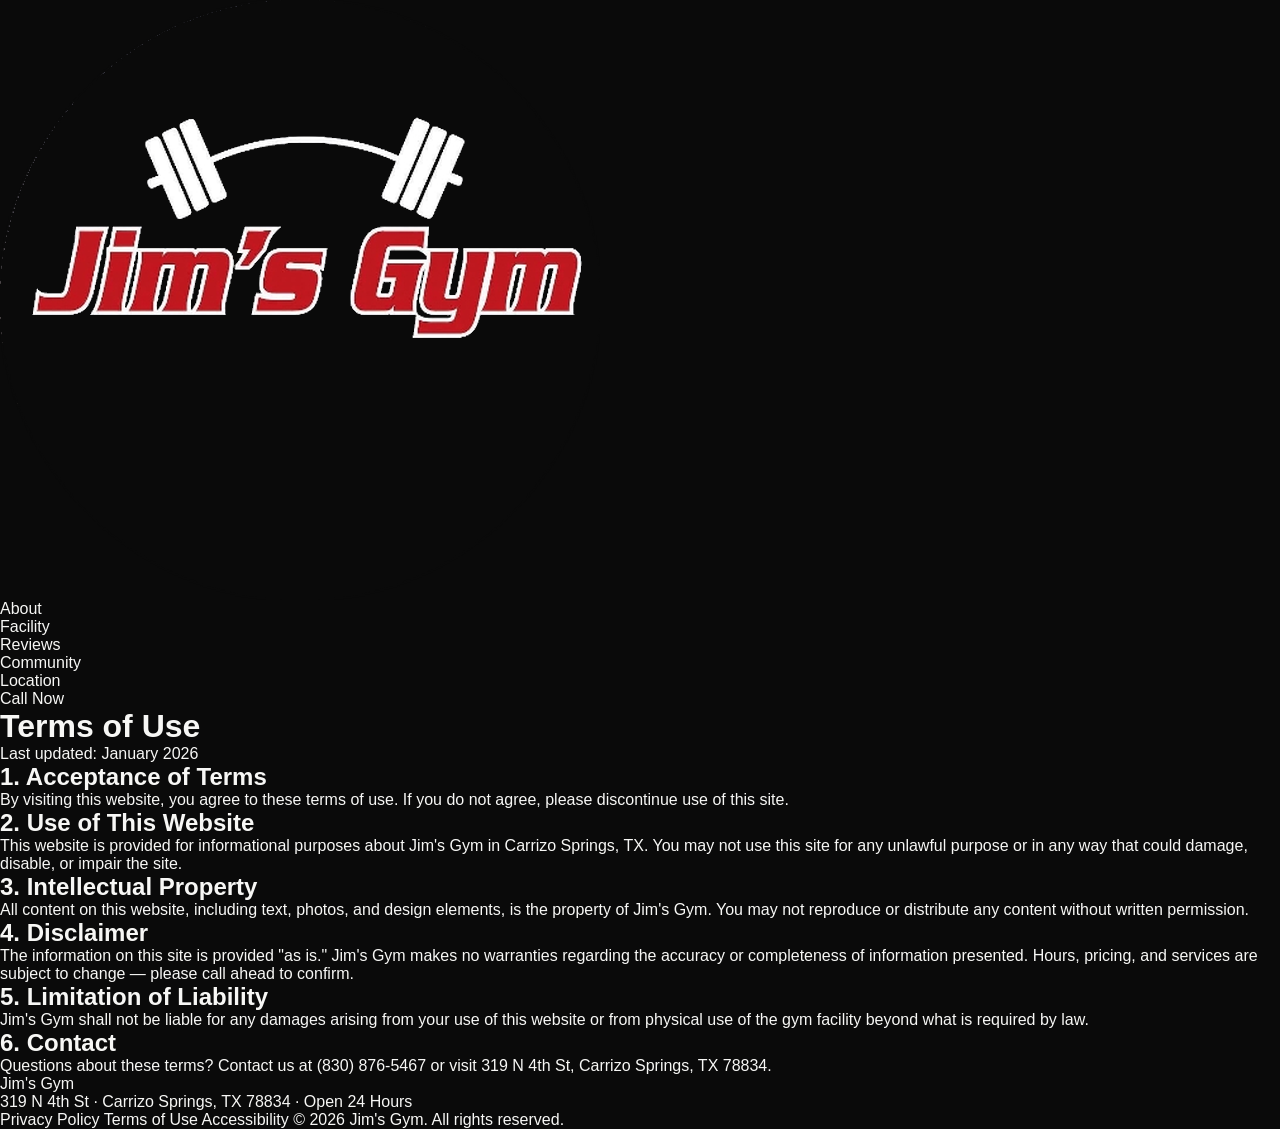
<file: terms-of-use.html>
<!DOCTYPE html>
<html lang="en">
<head>
<meta charset="UTF-8">
<meta name="viewport" content="width=device-width, initial-scale=1.0">
<title>Terms of Use | Jim's Gym — Carrizo Springs, TX</title>
<meta name="robots" content="noindex, follow">
<link rel="preconnect" href="https://fonts.googleapis.com">
<link rel="preconnect" href="https://fonts.gstatic.com" crossorigin>
<link href="https://fonts.googleapis.com/css2?family=Anton&family=Barlow:wght@400;600;700&display=swap" rel="stylesheet">
<link rel="stylesheet" href="styles.css">
</head>
<body>
<nav class="nav">
  <div class="nav-logo"><a href="index.html"><img src="images/logo.png" alt="Jim's Gym"></a></div>
  <ul class="nav-links">
    <li><a href="index.html#about">About</a></li>
    <li><a href="index.html#facility">Facility</a></li>
    <li><a href="index.html#reviews">Reviews</a></li>
    <li><a href="about.html">Community</a></li>
    <li><a href="index.html#location">Location</a></li>
  </ul>
  <a href="tel:8308765467" class="nav-cta">Call Now</a>
</nav>
<div class="legal-wrap">
  <h1>Terms of Use</h1>
  <p class="legal-date">Last updated: January 2026</p>
  <h2>1. Acceptance of Terms</h2>
  <p>By visiting this website, you agree to these terms of use. If you do not agree, please discontinue use of this site.</p>
  <h2>2. Use of This Website</h2>
  <p>This website is provided for informational purposes about Jim's Gym in Carrizo Springs, TX. You may not use this site for any unlawful purpose or in any way that could damage, disable, or impair the site.</p>
  <h2>3. Intellectual Property</h2>
  <p>All content on this website, including text, photos, and design elements, is the property of Jim's Gym. You may not reproduce or distribute any content without written permission.</p>
  <h2>4. Disclaimer</h2>
  <p>The information on this site is provided "as is." Jim's Gym makes no warranties regarding the accuracy or completeness of information presented. Hours, pricing, and services are subject to change — please call ahead to confirm.</p>
  <h2>5. Limitation of Liability</h2>
  <p>Jim's Gym shall not be liable for any damages arising from your use of this website or from physical use of the gym facility beyond what is required by law.</p>
  <h2>6. Contact</h2>
  <p>Questions about these terms? Contact us at <a href="tel:8308765467">(830) 876-5467</a> or visit 319 N 4th St, Carrizo Springs, TX 78834.</p>
</div>
<footer>
  <div class="footer-brand">Jim's Gym</div>
  <div>319 N 4th St · Carrizo Springs, TX 78834 · Open 24 Hours</div>
  <div class="footer-links">
    <a href="privacy-policy.html">Privacy Policy</a>
    <a href="terms-of-use.html">Terms of Use</a>
    <a href="accessibility.html">Accessibility</a>
    <span>&copy; 2026 Jim's Gym. All rights reserved.</span>
  </div>
</footer>
</body>
</html>
</file>
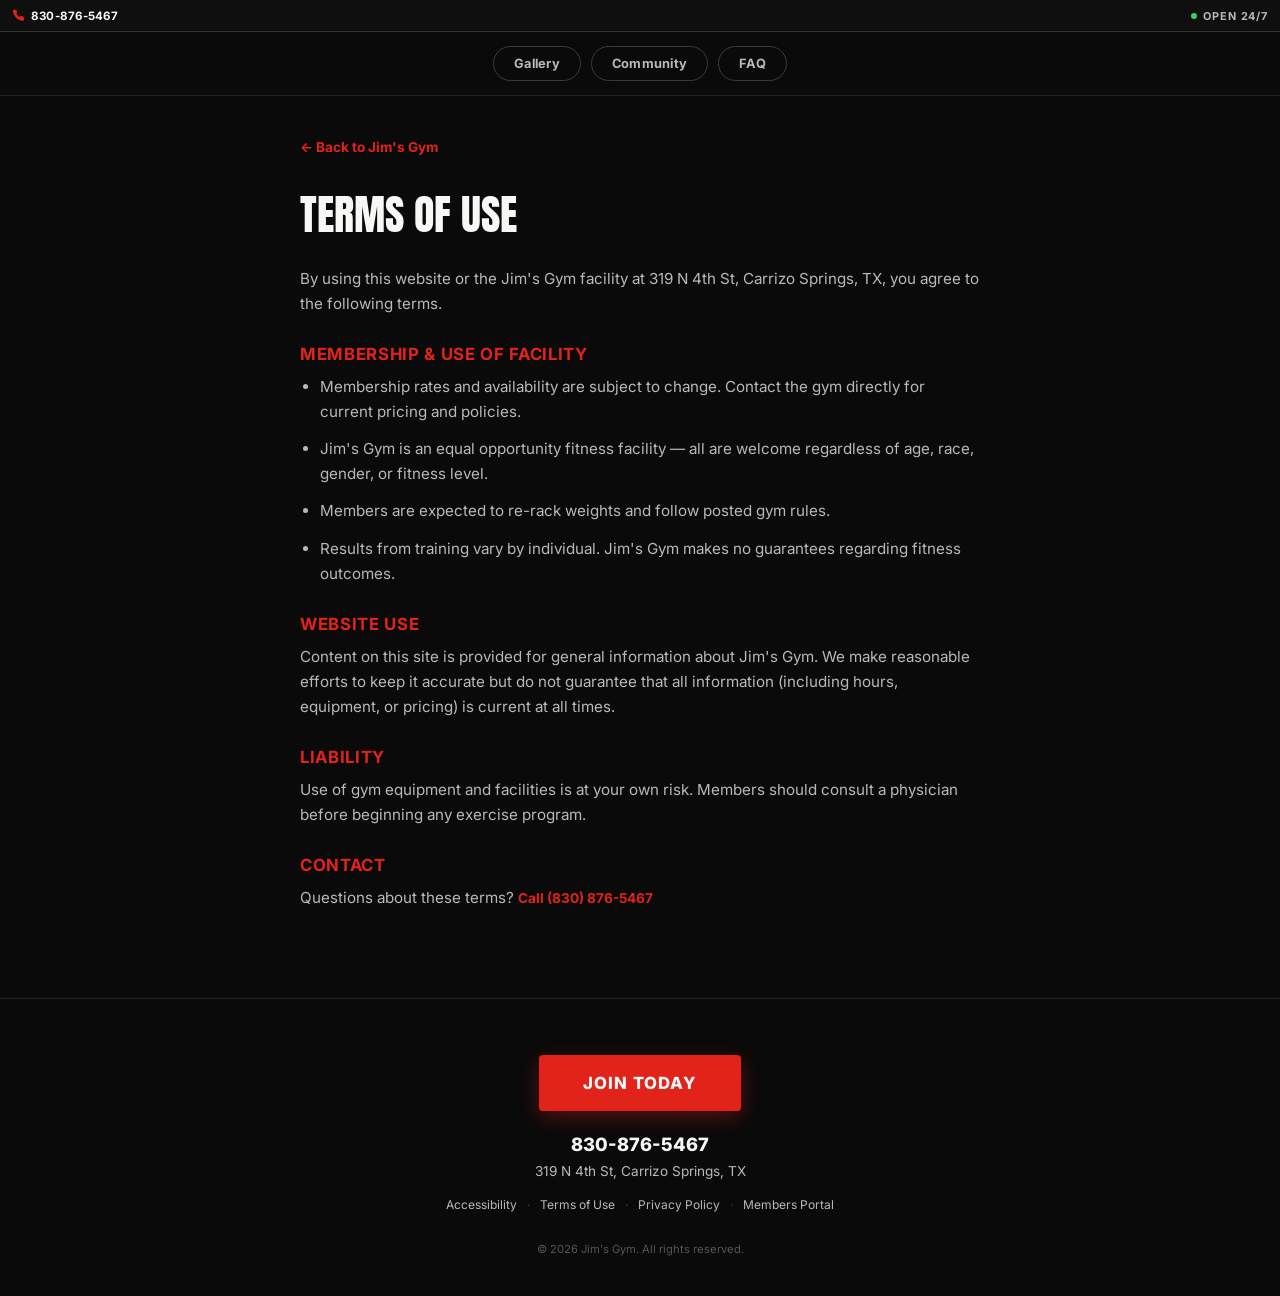
<file: terms.html>
<!DOCTYPE html>
<html lang="en">
<head>
<meta charset="UTF-8">
<meta name="viewport" content="width=device-width, initial-scale=1.0">
<title>Terms of Use | Jim's Gym</title>
<meta name="robots" content="noindex, follow">
<link rel="icon" type="image/png" href="images/favicon.png">
<link rel="preconnect" href="https://fonts.googleapis.com">
<link rel="preconnect" href="https://fonts.gstatic.com" crossorigin>
<link href="https://fonts.googleapis.com/css2?family=Anton&family=Inter:wght@500;700;800&display=swap" rel="stylesheet">
<link rel="stylesheet" href="styles.css">
</head>
<body>

<div class="topbar" role="banner">
  <a class="topbar-phone" href="tel:8308765467" aria-label="Call Jim's Gym at 830-876-5467">
    <svg viewBox="0 0 24 24" aria-hidden="true"><path d="M22 16.92v3a2 2 0 0 1-2.18 2 19.79 19.79 0 0 1-8.63-3.07A19.5 19.5 0 0 1 4.5 12.07 19.79 19.79 0 0 1 1.5 3.41 2 2 0 0 1 3.5 1.25h3a2 2 0 0 1 2 1.72c.127.96.362 1.903.7 2.81a2 2 0 0 1-.45 2.11L7.91 8.77a16 16 0 0 0 6 6l1.27-1.27a2 2 0 0 1 2.11-.45c.907.338 1.85.573 2.81.7a2 2 0 0 1 1.72 2.03z"/></svg>
    830-876-5467
  </a>
  <div class="topbar-status"><span class="status-dot" aria-hidden="true"></span>Open 24/7</div>
</div>

<nav class="pillnav" aria-label="More about Jim's Gym">
  <a class="pill" href="gallery.html">Gallery</a>
  <a class="pill" href="community.html">Community</a>
  <a class="pill" href="faq.html">FAQ</a>
</nav>

<main class="legal-page">
  <a class="legal-back" href="index.html">&larr; Back to Jim's Gym</a>
  <h1>Terms of Use</h1>

  <p>By using this website or the Jim's Gym facility at 319 N 4th St, Carrizo Springs, TX, you agree to the following terms.</p>

  <h2>Membership &amp; Use of Facility</h2>
  <ul>
    <li>Membership rates and availability are subject to change. Contact the gym directly for current pricing and policies.</li>
    <li>Jim's Gym is an equal opportunity fitness facility — all are welcome regardless of age, race, gender, or fitness level.</li>
    <li>Members are expected to re-rack weights and follow posted gym rules.</li>
    <li>Results from training vary by individual. Jim's Gym makes no guarantees regarding fitness outcomes.</li>
  </ul>

  <h2>Website Use</h2>
  <p>Content on this site is provided for general information about Jim's Gym. We make reasonable efforts to keep it accurate but do not guarantee that all information (including hours, equipment, or pricing) is current at all times.</p>

  <h2>Liability</h2>
  <p>Use of gym equipment and facilities is at your own risk. Members should consult a physician before beginning any exercise program.</p>

  <h2>Contact</h2>
  <p>Questions about these terms? <a class="legal-back" href="tel:8308765467">Call (830) 876-5467</a></p>
</main>


<footer class="footer" aria-label="Contact Jim's Gym">
  <a class="footer-cta" href="tel:8308765467">Join Today</a>
  <a class="footer-phone" href="tel:8308765467">830-876-5467</a>
  <div class="footer-address">319 N 4th St, Carrizo Springs, TX</div>
  <div class="footer-legal">
    <a href="accessibility.html">Accessibility</a>
    <span class="sep">&middot;</span>
    <a href="terms.html">Terms of Use</a>
    <span class="sep">&middot;</span>
    <a href="privacy.html">Privacy Policy</a>
    <span class="sep">&middot;</span>
    <a href="members-portal.html">Members Portal</a>
  </div>
  <div class="footer-copy">&copy; 2026 Jim's Gym. All rights reserved.</div>
</footer>

<script src="script.js" defer></script>
</body>
</html>
</file>
<file: styles.css>
/* =========================================
   JIM'S GYM — SIMPLE REBUILD
   Black / White / Red. Mobile-first.
   ========================================= */

:root {
  --black:   #0a0a0a;
  --panel:   #121212;
  --white:   #f7f7f5;
  --dim:     #b9b9b6;
  --red:     #e2231a;
  --red-dim: #a8150d;
  --orange:  #ff7a1a;
  --border:  rgba(255,255,255,.10);
}

* , *::before, *::after { box-sizing: border-box; margin: 0; padding: 0; }

html { scroll-behavior: smooth; }

body {
  background: var(--black);
  color: var(--white);
  font-family: 'Inter', -apple-system, BlinkMacSystemFont, 'Segoe UI', Arial, sans-serif;
  -webkit-font-smoothing: antialiased;
}

img { display: block; max-width: 100%; }
a { color: inherit; text-decoration: none; }

a:focus-visible, button:focus-visible {
  outline: 2px solid var(--red);
  outline-offset: 2px;
}

@media (prefers-reduced-motion: reduce) {
  html { scroll-behavior: auto; }
  * { animation-duration: .01ms !important; transition-duration: .01ms !important; }
}

/* =========================================
   SCROLL BAR — red, fills across the top as you scroll
   ========================================= */
#rotateBar {
  position: fixed;
  top: 0; left: 0;
  height: 3px;
  width: 0%;
  background: var(--red);
  box-shadow: 0 0 10px rgba(226,35,26,.85), 0 0 2px rgba(226,35,26,1);
  z-index: 300;
  pointer-events: none;
  will-change: width;
}

/* =========================================
   TOP BAR — 32px max, sticky, transparent mirror
   ========================================= */
.topbar {
  position: sticky;
  top: 0;
  z-index: 200;
  height: 32px;
  max-height: 32px;
  background: rgba(24,24,24,.42);
  -webkit-backdrop-filter: blur(14px) saturate(180%);
  backdrop-filter: blur(14px) saturate(180%);
  border-bottom: 1px solid rgba(255,255,255,.14);
  display: flex;
  align-items: center;
  justify-content: space-between;
  padding: 0 12px;
  font-size: .72rem;
  letter-spacing: .02em;
}

.topbar-phone {
  display: flex;
  align-items: center;
  gap: 6px;
  font-weight: 700;
  color: var(--white);
}
.topbar-phone svg { width: 13px; height: 13px; fill: var(--red); flex-shrink: 0; }

.topbar-status {
  display: flex;
  align-items: center;
  gap: 6px;
  font-weight: 700;
  text-transform: uppercase;
  letter-spacing: .08em;
  color: var(--dim);
  font-size: .68rem;
}
.status-dot {
  width: 6px; height: 6px;
  border-radius: 50%;
  background: #3ecf5f;
  box-shadow: 0 0 0 0 rgba(62,207,95,.6);
  animation: pulse 2s infinite;
  flex-shrink: 0;
}
@keyframes pulse {
  0%   { box-shadow: 0 0 0 0 rgba(62,207,95,.55); }
  70%  { box-shadow: 0 0 0 5px rgba(62,207,95,0); }
  100% { box-shadow: 0 0 0 0 rgba(62,207,95,0); }
}

/* =========================================
   PILL NAV — Gallery / Community / FAQ
   ========================================= */
.pillnav {
  background: var(--black);
  border-bottom: 1px solid var(--border);
  padding: 14px 20px;
  display: flex;
  gap: 10px;
  justify-content: center;
  flex-wrap: wrap;
}
.pill {
  display: inline-flex;
  align-items: center;
  border: 1px solid #3a3a3a;
  color: var(--dim);
  font-size: .8rem;
  font-weight: 700;
  letter-spacing: .02em;
  padding: 9px 20px;
  border-radius: 999px;
  transition: border-color .15s ease, color .15s ease, background .15s ease;
}
.pill:hover {
  border-color: var(--red);
  color: var(--white);
  background: rgba(226,35,26,.08);
}
.pill.is-active {
  border-color: var(--red);
  color: var(--red);
}

/* =========================================
   HERO
   ========================================= */
.hero {
  position: relative;
  min-height: 96vh;
  min-height: 96dvh;
  display: flex;
  flex-direction: column;
  align-items: center;
  justify-content: flex-end;
  text-align: center;
  padding: 24px 20px 56px;
  overflow: hidden;
}

.hero-bg {
  position: absolute;
  inset: 0;
  z-index: 0;
}
.hero-bg img {
  width: 100%; height: 100%;
  object-fit: cover;
  object-position: center 45%;
  filter: brightness(1);
}
.hero-bg::after {
  content: '';
  position: absolute;
  inset: 0;
  background: rgba(0,0,0,.45);
}

.hero > *:not(.hero-bg) { position: relative; z-index: 1; }

.hero-headline {
  font-family: 'Anton', 'Arial Black', sans-serif;
  font-weight: 400;
  text-transform: uppercase;
  font-size: clamp(2.4rem, 9.5vw, 5.2rem);
  line-height: 0.98;
  letter-spacing: .01em;
  color: var(--white);
  max-width: 14ch;
  text-wrap: balance;
  text-shadow: 0 2px 6px rgba(0,0,0,.85), 0 12px 34px rgba(0,0,0,.7);
}

.hero-sub {
  margin-top: 16px;
  font-size: clamp(.95rem, 2.6vw, 1.25rem);
  font-weight: 500;
  color: #e9e9e6;
  max-width: 32ch;
  text-shadow: 0 2px 8px rgba(0,0,0,.75);
}

.hero-cta {
  margin-top: 30px;
  display: inline-flex;
  align-items: center;
  justify-content: center;
  background: var(--red);
  color: var(--white);
  font-weight: 800;
  text-transform: uppercase;
  letter-spacing: .06em;
  font-size: 1.05rem;
  padding: 18px 44px;
  min-height: 56px;
  border-radius: 4px;
  box-shadow: 0 6px 20px rgba(226,35,26,.35), 0 0 0 0 rgba(255,255,255,0);
  transition: transform .18s ease, box-shadow .18s ease;
}
.hero-cta:hover {
  transform: translateY(-3px) scale(1.05);
  box-shadow: 0 14px 30px rgba(226,35,26,.45), 0 0 0 3px var(--white);
}
.hero-cta:active { transform: scale(.97); }

.hero-address {
  margin-top: 18px;
  font-size: .82rem;
  color: var(--dim);
  letter-spacing: .03em;
  text-shadow: 0 2px 8px rgba(0,0,0,.8);
}

/* =========================================
   STATS
   ========================================= */
.stats {
  background: var(--panel);
  border-top: 1px solid var(--border);
  border-bottom: 1px solid var(--border);
  padding: 36px 20px;
  display: flex;
  flex-direction: column;
  gap: 28px;
}

@media (min-width: 720px) {
  .stats {
    flex-direction: row;
    justify-content: center;
    align-items: stretch;
    gap: 0;
    padding: 40px 20px;
  }
}

.stat {
  text-align: center;
  display: flex;
  flex-direction: column;
  align-items: center;
  gap: 4px;
  opacity: 0;
  transform: translateY(30px);
  transition: opacity .6s cubic-bezier(.2,.7,.2,1), transform .6s cubic-bezier(.2,.7,.2,1);
}
.stat.in-view { opacity: 1; transform: translateY(0); }
.stat:nth-child(1) { transition-delay: 0s; }
.stat:nth-child(2) { transition-delay: .1s; }
.stat:nth-child(3) { transition-delay: .2s; }

@media (min-width: 720px) {
  .stat {
    padding: 0 48px;
    position: relative;
  }
  .stat + .stat::before {
    content: '';
    position: absolute;
    left: 0; top: 50%;
    transform: translateY(-50%);
    width: 1px; height: 44px;
    background: var(--border);
  }
}

.stat-num {
  font-family: 'Anton', 'Arial Black', sans-serif;
  font-weight: 400;
  font-size: clamp(1.9rem, 5vw, 2.6rem);
  color: var(--red);
  line-height: 1;
}

.stat-label {
  font-size: .78rem;
  text-transform: uppercase;
  letter-spacing: .08em;
  color: var(--dim);
  font-weight: 700;
}

/* =========================================
   PHOTO SECTIONS — stacked, full width, no gaps
   ========================================= */
.rooms { display: block; }

.room {
  border-top: 1px solid var(--red-dim);
}
.room:first-child { border-top: none; }

.room-media {
  overflow: hidden;
  width: 100%;
}

.room-img {
  width: 100%;
  aspect-ratio: 4 / 3;
  object-fit: cover;
  display: block;
}

@media (min-width: 720px) {
  .room-img { aspect-ratio: 16 / 7; }
}

.room-caption {
  background: var(--black);
  padding: 14px 18px;
  font-size: .92rem;
  font-weight: 700;
  letter-spacing: .01em;
  color: var(--white);
  display: flex;
  align-items: center;
  gap: 10px;
}
.room-caption::before {
  content: '';
  width: 4px; height: 4px;
  border-radius: 50%;
  background: var(--red);
  flex-shrink: 0;
}

/* =========================================
   FOOTER CTA
   ========================================= */
.footer {
  background: var(--black);
  text-align: center;
  padding: 56px 20px 40px;
  border-top: 1px solid var(--border);
}

.footer-cta {
  display: inline-flex;
  align-items: center;
  justify-content: center;
  background: var(--red);
  color: var(--white);
  font-weight: 800;
  text-transform: uppercase;
  letter-spacing: .06em;
  font-size: 1.05rem;
  padding: 18px 44px;
  min-height: 56px;
  border-radius: 4px;
  box-shadow: 0 6px 20px rgba(226,35,26,.35), 0 0 0 0 rgba(255,255,255,0);
  transition: transform .18s ease, box-shadow .18s ease;
}
.footer-cta:hover {
  transform: translateY(-3px) scale(1.05);
  box-shadow: 0 14px 30px rgba(226,35,26,.45), 0 0 0 3px var(--white);
}
.footer-cta:active { transform: scale(.97); }

.footer-phone {
  display: block;
  margin-top: 22px;
  font-size: 1.15rem;
  font-weight: 800;
  color: var(--white);
}

.footer-address {
  margin-top: 8px;
  font-size: .85rem;
  color: var(--dim);
}

.footer-copy {
  margin-top: 30px;
  font-size: .7rem;
  color: #555;
}

.footer-legal {
  margin-top: 18px;
  display: flex;
  flex-wrap: wrap;
  justify-content: center;
  gap: 6px 10px;
  font-size: .75rem;
}
.footer-legal a {
  color: var(--dim);
  transition: color .15s ease;
}
.footer-legal a:hover { color: var(--white); }
.footer-legal .sep { color: #444; }

/* =========================================
   LEGAL / PORTAL STUB PAGES
   ========================================= */
.legal-page {
  max-width: 720px;
  margin: 0 auto;
  padding: 40px 20px 48px;
}
.legal-page h1 {
  font-family: 'Anton', 'Arial Black', sans-serif;
  font-weight: 400;
  text-transform: uppercase;
  font-size: clamp(1.8rem, 6vw, 2.6rem);
  margin-bottom: 20px;
  color: var(--white);
}
.legal-page h2 {
  font-size: 1.05rem;
  margin: 28px 0 10px;
  color: var(--red);
  text-transform: uppercase;
  letter-spacing: .04em;
}
.legal-page p, .legal-page li {
  font-size: .95rem;
  line-height: 1.65;
  color: var(--dim);
  margin-bottom: 12px;
}
.legal-page ul { padding-left: 20px; }
.legal-back {
  display: inline-block;
  margin-bottom: 28px;
  font-size: .85rem;
  font-weight: 700;
  color: var(--red);
}
.legal-back:hover { color: var(--white); }

.portal-box {
  margin-top: 24px;
  border: 1px solid var(--border);
  border-radius: 6px;
  padding: 28px;
  background: var(--panel);
  text-align: center;
}
.portal-box .hero-cta { margin-top: 20px; }

/* =========================================
   GALLERY
   ========================================= */
.gallery-grid {
  display: grid;
  grid-template-columns: repeat(2, 1fr);
  gap: 3px;
  padding: 3px;
}
@media (min-width: 640px) {
  .gallery-grid { grid-template-columns: repeat(3, 1fr); }
}
.gallery-item {
  position: relative;
  aspect-ratio: 1 / 1;
  overflow: hidden;
  cursor: pointer;
  background: var(--panel);
}
.gallery-item img {
  width: 100%; height: 100%;
  object-fit: cover;
  display: block;
  transition: transform .3s ease;
}
.gallery-item:hover img { transform: scale(1.06); }
.gallery-caption {
  position: absolute;
  left: 0; right: 0; bottom: 0;
  background: linear-gradient(to top, rgba(0,0,0,.85), rgba(0,0,0,0));
  color: var(--white);
  font-size: .72rem;
  font-weight: 700;
  padding: 20px 8px 8px;
  pointer-events: none;
}

.gallery-lightbox {
  position: fixed;
  inset: 0;
  background: rgba(0,0,0,.94);
  display: none;
  align-items: center;
  justify-content: center;
  flex-direction: column;
  z-index: 500;
  padding: 24px;
}
.gallery-lightbox.is-open { display: flex; }
.gallery-lightbox img {
  max-width: 100%;
  max-height: 80vh;
  border-radius: 4px;
}
.gallery-lightbox-caption {
  margin-top: 14px;
  color: var(--dim);
  font-size: .85rem;
  text-align: center;
}
.gallery-lightbox-close {
  position: absolute;
  top: 18px; right: 18px;
  width: 40px; height: 40px;
  border-radius: 50%;
  background: rgba(255,255,255,.1);
  border: none;
  color: var(--white);
  display: flex;
  align-items: center;
  justify-content: center;
  font-size: 1.4rem;
  line-height: 1;
  cursor: pointer;
}

/* =========================================
   COMMUNITY
   ========================================= */
.community-feature {
  width: 100%;
  aspect-ratio: 4 / 3;
  object-fit: cover;
  display: block;
  margin: 8px 0;
  border-radius: 4px;
}
@media (min-width: 720px) { .community-feature { aspect-ratio: 16 / 7; } }

/* =========================================
   FAQ ACCORDION
   ========================================= */
.faq-list { max-width: 720px; margin: 0 auto; padding: 0 20px 40px; }
.faq-item {
  border-bottom: 1px solid var(--border);
}
.faq-item:first-child { border-top: 1px solid var(--border); }
.faq-q {
  width: 100%;
  background: none;
  border: none;
  color: var(--white);
  text-align: left;
  font-size: .98rem;
  font-weight: 700;
  padding: 18px 4px;
  display: flex;
  align-items: center;
  justify-content: space-between;
  gap: 12px;
  cursor: pointer;
  font-family: inherit;
}
.faq-q::after {
  content: '+';
  color: var(--red);
  font-size: 1.3rem;
  font-weight: 400;
  flex-shrink: 0;
  transition: transform .2s ease;
}
.faq-item.is-open .faq-q::after { transform: rotate(45deg); }
.faq-a {
  max-height: 0;
  overflow: hidden;
  transition: max-height .25s ease;
}
.faq-a p {
  padding: 0 4px 18px;
  font-size: .92rem;
  line-height: 1.6;
  color: var(--dim);
}
</file>
